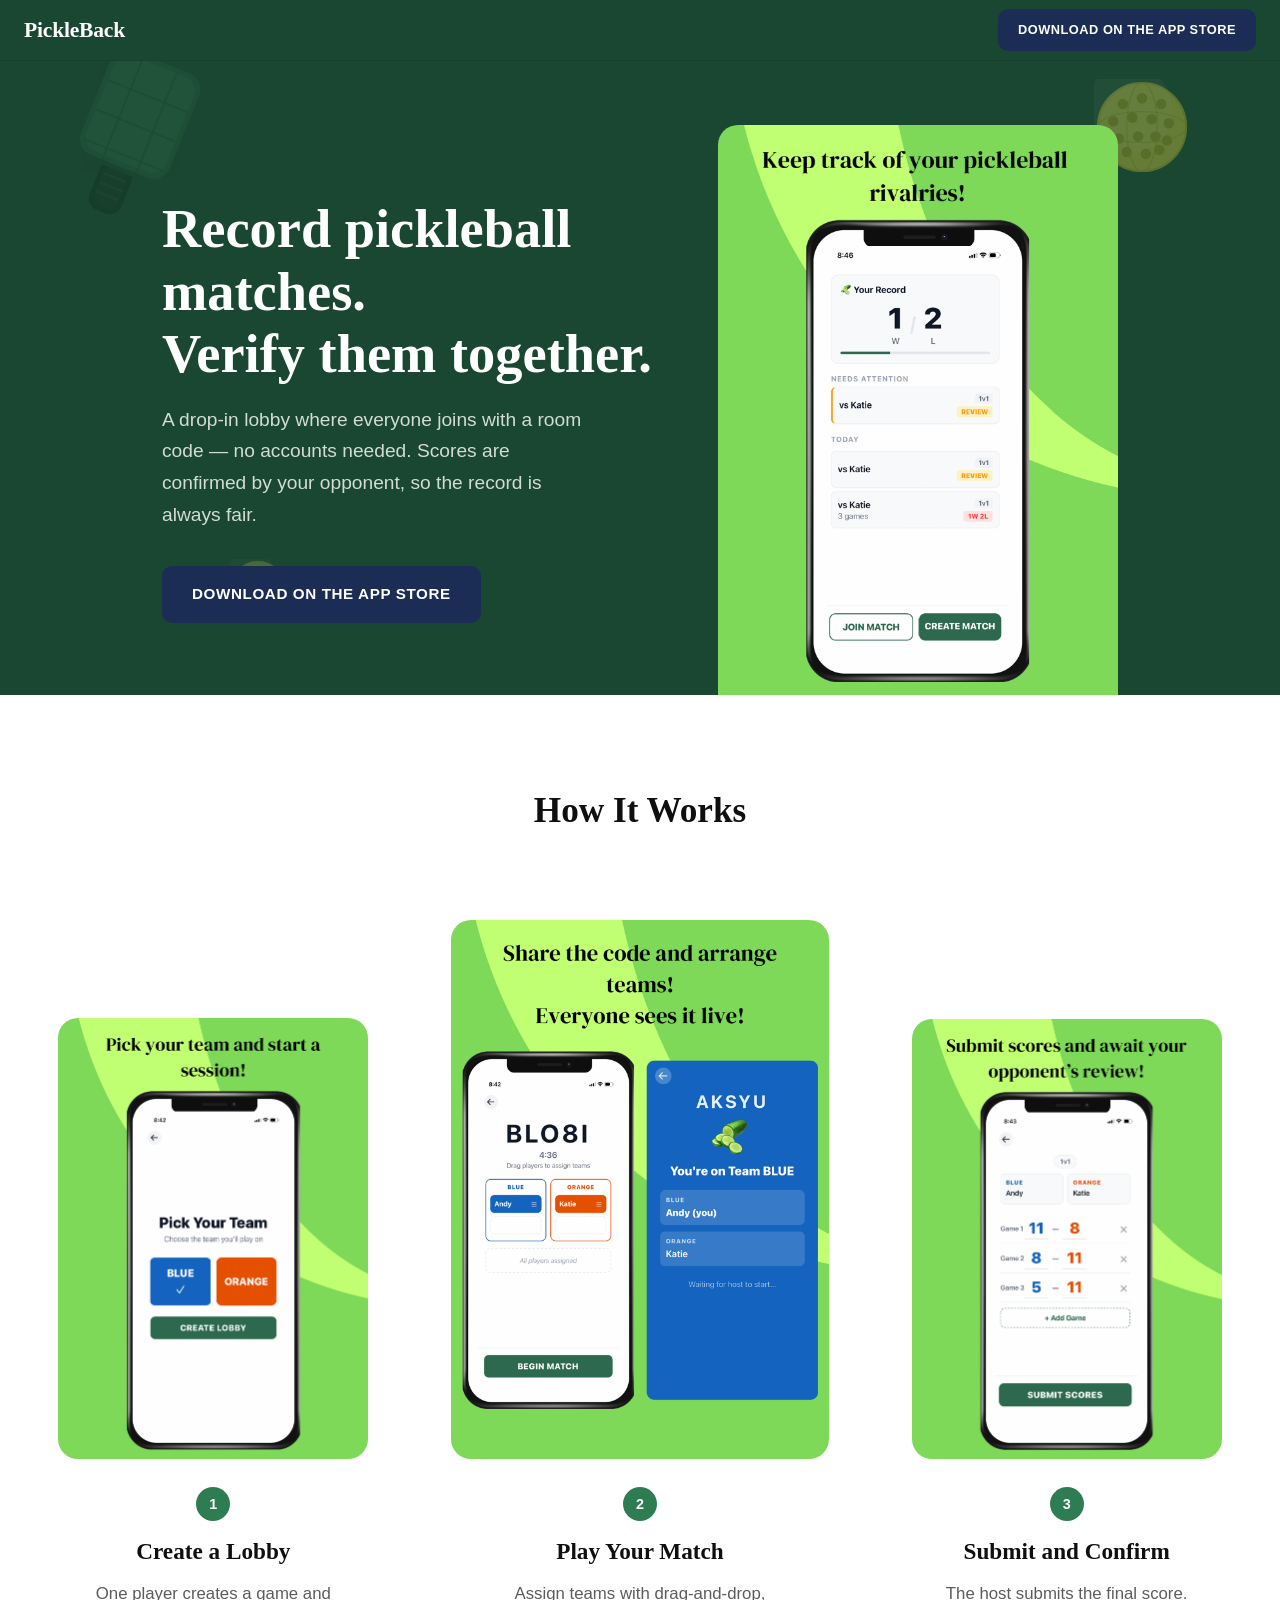
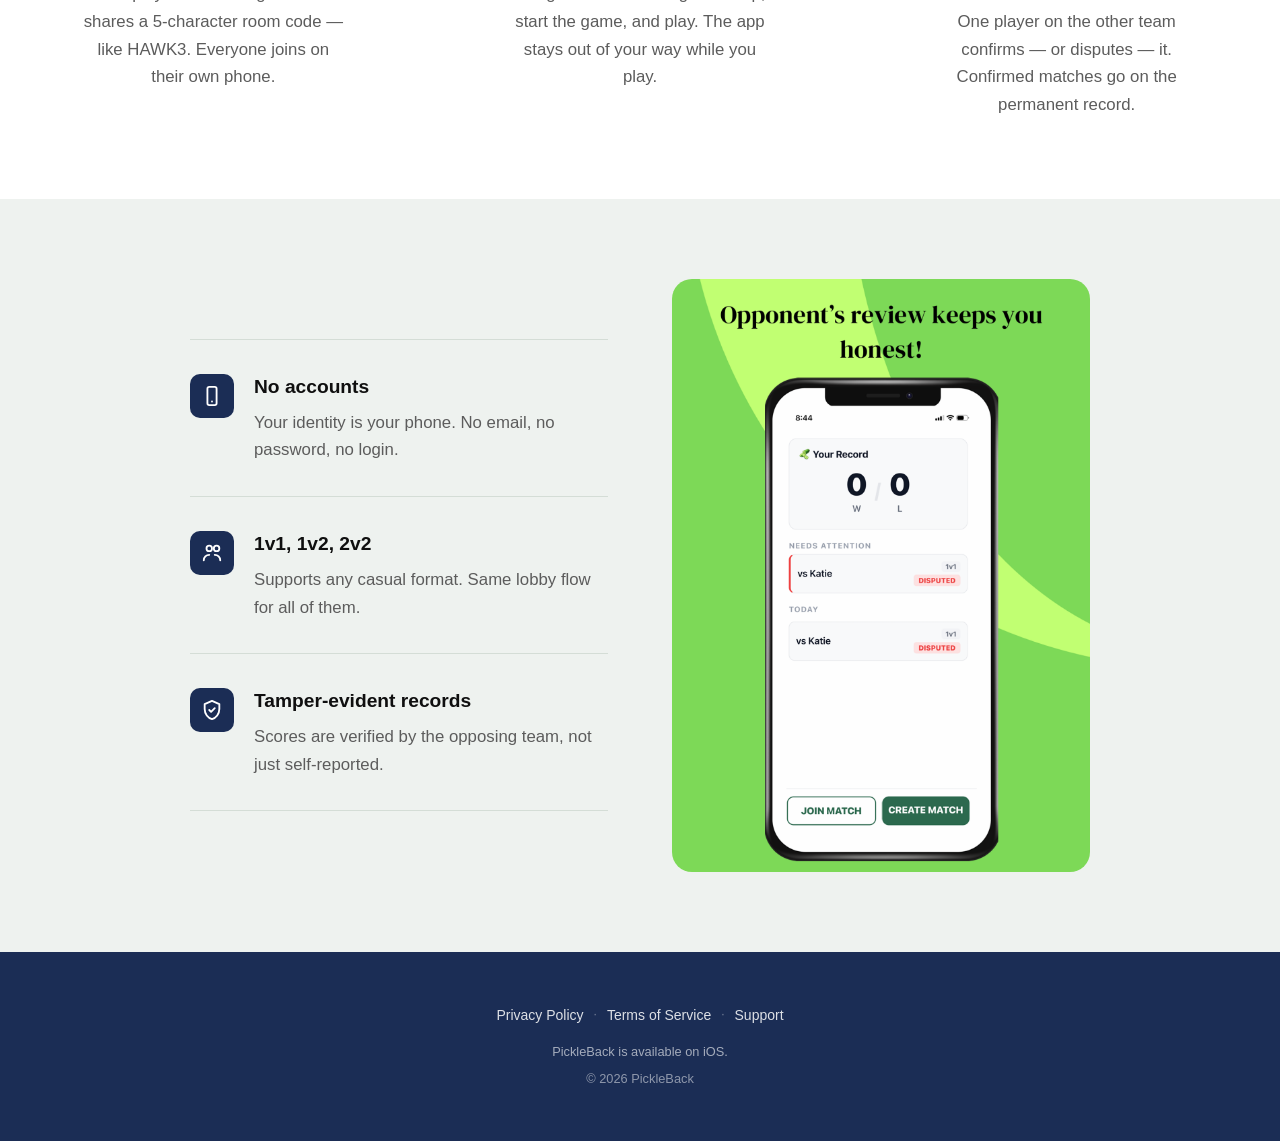
<file: index.html>
<!DOCTYPE html>
<html lang="en">
<head>
  <meta charset="UTF-8">
  <meta name="viewport" content="width=device-width, initial-scale=1.0">
  <title>PickleBack — Record and verify pickleball matches</title>
  <meta name="description" content="PickleBack — record and verify casual pickleball match results with your phone. No account required.">
  <meta property="og:title" content="PickleBack">
  <meta property="og:description" content="Record pickleball matches. Verify them together.">
  <meta property="og:image" content="/og-image.png">
  <meta property="og:url" content="https://getpickleback.com">
  <meta name="twitter:card" content="summary_large_image">
  <link rel="stylesheet" href="assets/styles.css">
</head>
<body>

  <!-- Nav -->
  <nav class="nav">
    <div class="nav-inner">
      <a href="./" class="nav-logo">PickleBack</a>
      <a href="https://apps.apple.com/us/app/pickleback/id6776888044" class="btn btn-dark btn-sm">Download on the App Store</a>
    </div>
  </nav>

  <!-- Hero -->
  <section class="hero">

    <!-- Decorative pickleballs and paddle -->
    <div class="hero-decorations" aria-hidden="true">

      <!-- Paddle (top-left, tilted) -->
      <svg class="deco deco-paddle" viewBox="0 0 90 140" xmlns="http://www.w3.org/2000/svg">
        <!-- Handle -->
        <rect x="31" y="96" width="28" height="42" rx="10" fill="#0a2416"/>
        <rect x="35" y="100" width="20" height="34" rx="7" fill="#122d1c"/>
        <!-- Grip wrapping lines -->
        <line x1="35" y1="108" x2="55" y2="108" stroke="#1a4030" stroke-width="2"/>
        <line x1="35" y1="116" x2="55" y2="116" stroke="#1a4030" stroke-width="2"/>
        <line x1="35" y1="124" x2="55" y2="124" stroke="#1a4030" stroke-width="2"/>
        <!-- Paddle head -->
        <rect x="4" y="4" width="82" height="96" rx="16" fill="#2a6644"/>
        <!-- Surface highlight -->
        <rect x="10" y="10" width="70" height="84" rx="12" fill="#3a8058" opacity="0.5"/>
        <!-- Edge guard -->
        <rect x="4" y="4" width="82" height="96" rx="16" fill="none" stroke="#1a4731" stroke-width="4"/>
        <!-- Honeycomb grid -->
        <line x1="30" y1="10" x2="30" y2="100" stroke="#1a4731" stroke-width="1.5" opacity="0.5"/>
        <line x1="60" y1="10" x2="60" y2="100" stroke="#1a4731" stroke-width="1.5" opacity="0.5"/>
        <line x1="10" y1="36" x2="80" y2="36" stroke="#1a4731" stroke-width="1.5" opacity="0.5"/>
        <line x1="10" y1="62" x2="80" y2="62" stroke="#1a4731" stroke-width="1.5" opacity="0.5"/>
        <line x1="10" y1="88" x2="80" y2="88" stroke="#1a4731" stroke-width="1.5" opacity="0.5"/>
      </svg>

      <!-- Ball 1 (large, top-right) -->
      <svg class="deco deco-ball-lg" viewBox="0 0 100 100" xmlns="http://www.w3.org/2000/svg">
        <circle cx="50" cy="50" r="46" fill="#F0E040" stroke="#D4C428" stroke-width="2"/>
        <circle cx="36" cy="32" r="46" fill="white" opacity="0.1"/>
        <!-- Holes -->
        <circle cx="30" cy="26" r="5.5" fill="#C8B820"/>
        <circle cx="50" cy="20" r="5.5" fill="#C8B820"/>
        <circle cx="70" cy="26" r="5.5" fill="#C8B820"/>
        <circle cx="20" cy="44" r="5.5" fill="#C8B820"/>
        <circle cx="40" cy="40" r="5.5" fill="#C8B820"/>
        <circle cx="60" cy="42" r="5.5" fill="#C8B820"/>
        <circle cx="78" cy="46" r="5.5" fill="#C8B820"/>
        <circle cx="26" cy="62" r="5.5" fill="#C8B820"/>
        <circle cx="46" cy="60" r="5.5" fill="#C8B820"/>
        <circle cx="64" cy="60" r="5.5" fill="#C8B820"/>
        <circle cx="76" cy="64" r="5.5" fill="#C8B820"/>
        <circle cx="34" cy="76" r="5.5" fill="#C8B820"/>
        <circle cx="54" cy="78" r="5.5" fill="#C8B820"/>
        <circle cx="68" cy="74" r="5.5" fill="#C8B820"/>
        <!-- Seams -->
        <ellipse cx="50" cy="50" rx="46" ry="16" fill="none" stroke="#C8B820" stroke-width="1.5" opacity="0.5"/>
        <ellipse cx="50" cy="50" rx="16" ry="46" fill="none" stroke="#C8B820" stroke-width="1.5" opacity="0.5"/>
      </svg>

      <!-- Ball 2 (small, bottom-left) -->
      <svg class="deco deco-ball-sm" viewBox="0 0 100 100" xmlns="http://www.w3.org/2000/svg">
        <circle cx="50" cy="50" r="46" fill="#F0E040" stroke="#D4C428" stroke-width="2"/>
        <circle cx="36" cy="32" r="46" fill="white" opacity="0.1"/>
        <circle cx="30" cy="26" r="5.5" fill="#C8B820"/>
        <circle cx="50" cy="20" r="5.5" fill="#C8B820"/>
        <circle cx="70" cy="26" r="5.5" fill="#C8B820"/>
        <circle cx="20" cy="44" r="5.5" fill="#C8B820"/>
        <circle cx="40" cy="40" r="5.5" fill="#C8B820"/>
        <circle cx="60" cy="42" r="5.5" fill="#C8B820"/>
        <circle cx="78" cy="46" r="5.5" fill="#C8B820"/>
        <circle cx="26" cy="62" r="5.5" fill="#C8B820"/>
        <circle cx="46" cy="60" r="5.5" fill="#C8B820"/>
        <circle cx="64" cy="60" r="5.5" fill="#C8B820"/>
        <circle cx="34" cy="76" r="5.5" fill="#C8B820"/>
        <circle cx="54" cy="78" r="5.5" fill="#C8B820"/>
        <ellipse cx="50" cy="50" rx="46" ry="16" fill="none" stroke="#C8B820" stroke-width="1.5" opacity="0.5"/>
        <ellipse cx="50" cy="50" rx="16" ry="46" fill="none" stroke="#C8B820" stroke-width="1.5" opacity="0.5"/>
      </svg>

    </div>

    <div class="hero-content">
      <h1>Record pickleball matches.<br>Verify them together.</h1>
      <p class="sub-tagline">A drop-in lobby where everyone joins with a room code — no accounts needed. Scores are confirmed by your opponent, so the record is always fair.</p>
      <a href="https://apps.apple.com/us/app/pickleback/id6776888044" class="btn btn-dark">Download on the App Store</a>
    </div>
    <div class="hero-screenshot">
      <img src="pickleback-ss/intro.png" alt="PickleBack showing your match record and recent games" width="260">
    </div>
  </section>

  <!-- How It Works -->
  <section class="how-it-works">
    <div class="container">
      <h2 class="section-title">How It Works</h2>
      <div class="steps">

        <div class="step">
          <div class="step-screenshot-wrap">
            <img src="pickleback-ss/team-selection.png" alt="App screen showing lobby with room code BLO8I and team drag-and-drop">
          </div>
          <span class="step-number">1</span>
          <h3>Create a Lobby</h3>
          <p>One player creates a game and shares a 5-character room code — like HAWK3. Everyone joins on their own phone.</p>
        </div>

        <div class="step">
          <div class="step-screenshot-wrap">
            <img src="pickleback-ss/lobby.png" alt="Host and player views showing team assignment" class="wide">
          </div>
          <span class="step-number">2</span>
          <h3>Play Your Match</h3>
          <p>Assign teams with drag-and-drop, start the game, and play. The app stays out of your way while you play.</p>
        </div>

        <div class="step">
          <div class="step-screenshot-wrap">
            <img src="pickleback-ss/game-submit.png" alt="Score submission screen showing game results">
          </div>
          <span class="step-number">3</span>
          <h3>Submit and Confirm</h3>
          <p>The host submits the final score. One player on the other team confirms — or disputes — it. Confirmed matches go on the permanent record.</p>
        </div>

      </div>
    </div>
  </section>

  <!-- Feature Highlights -->
  <section class="features">
    <div class="container">
      <div class="features-grid">

        <div class="feature-items">

          <div class="feature">
            <div class="feature-icon">
              <svg width="22" height="22" viewBox="0 0 24 24" fill="none" xmlns="http://www.w3.org/2000/svg">
                <rect x="7" y="2" width="10" height="20" rx="2" stroke="#ffffff" stroke-width="2"/>
                <circle cx="12" cy="18" r="1" fill="#ffffff"/>
              </svg>
            </div>
            <div class="feature-text">
              <h4>No accounts</h4>
              <p>Your identity is your phone. No email, no password, no login.</p>
            </div>
          </div>

          <div class="feature">
            <div class="feature-icon">
              <svg width="22" height="22" viewBox="0 0 24 24" fill="none" xmlns="http://www.w3.org/2000/svg">
                <circle cx="9" cy="7" r="3" stroke="#ffffff" stroke-width="2"/>
                <path d="M3 20c0-3.314 2.686-6 6-6" stroke="#ffffff" stroke-width="2" stroke-linecap="round"/>
                <circle cx="17" cy="7" r="3" stroke="#ffffff" stroke-width="2"/>
                <path d="M21 20c0-3.314-2.686-6-6-6" stroke="#ffffff" stroke-width="2" stroke-linecap="round"/>
              </svg>
            </div>
            <div class="feature-text">
              <h4>1v1, 1v2, 2v2</h4>
              <p>Supports any casual format. Same lobby flow for all of them.</p>
            </div>
          </div>

          <div class="feature">
            <div class="feature-icon">
              <svg width="22" height="22" viewBox="0 0 24 24" fill="none" xmlns="http://www.w3.org/2000/svg">
                <path d="M12 2L4 5.5V11c0 5.25 3.5 9.74 8 11 4.5-1.26 8-5.75 8-11V5.5L12 2z" stroke="#ffffff" stroke-width="2" stroke-linejoin="round"/>
                <path d="M9 12l2 2 4-4" stroke="#ffffff" stroke-width="2" stroke-linecap="round" stroke-linejoin="round"/>
              </svg>
            </div>
            <div class="feature-text">
              <h4>Tamper-evident records</h4>
              <p>Scores are verified by the opposing team, not just self-reported.</p>
            </div>
          </div>

        </div>

        <div class="features-image">
          <img src="pickleback-ss/dispute.png" alt="Match history showing a disputed result">
        </div>

      </div>
    </div>
  </section>

  <!-- Footer -->
  <footer class="footer">
    <nav class="footer-links">
      <a href="privacy/index.html">Privacy Policy</a>
      <span class="dot">·</span>
      <a href="terms/index.html">Terms of Service</a>
      <span class="dot">·</span>
      <a href="support/index.html">Support</a>
    </nav>
    <p class="footer-note">PickleBack is available on iOS.</p>
    <p class="footer-copyright">© 2026 PickleBack</p>
  </footer>

</body>
</html>
</file>
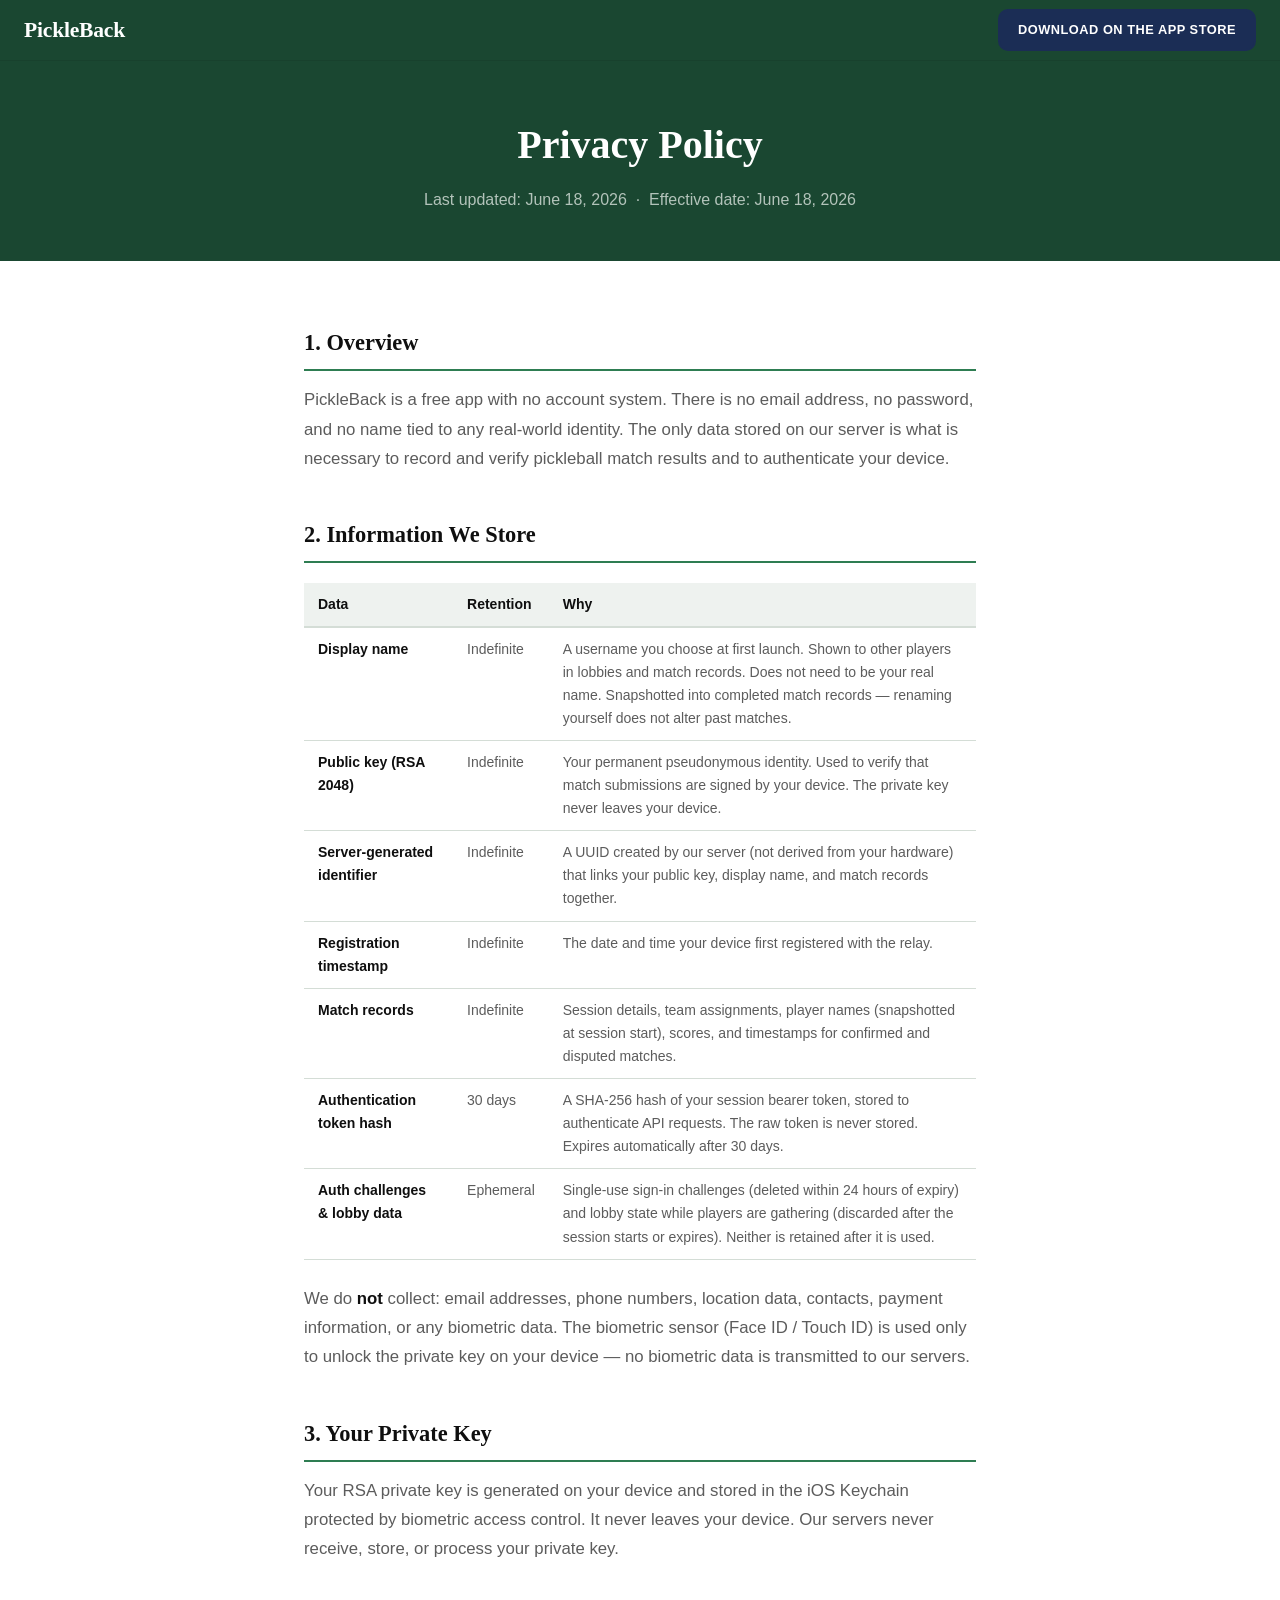
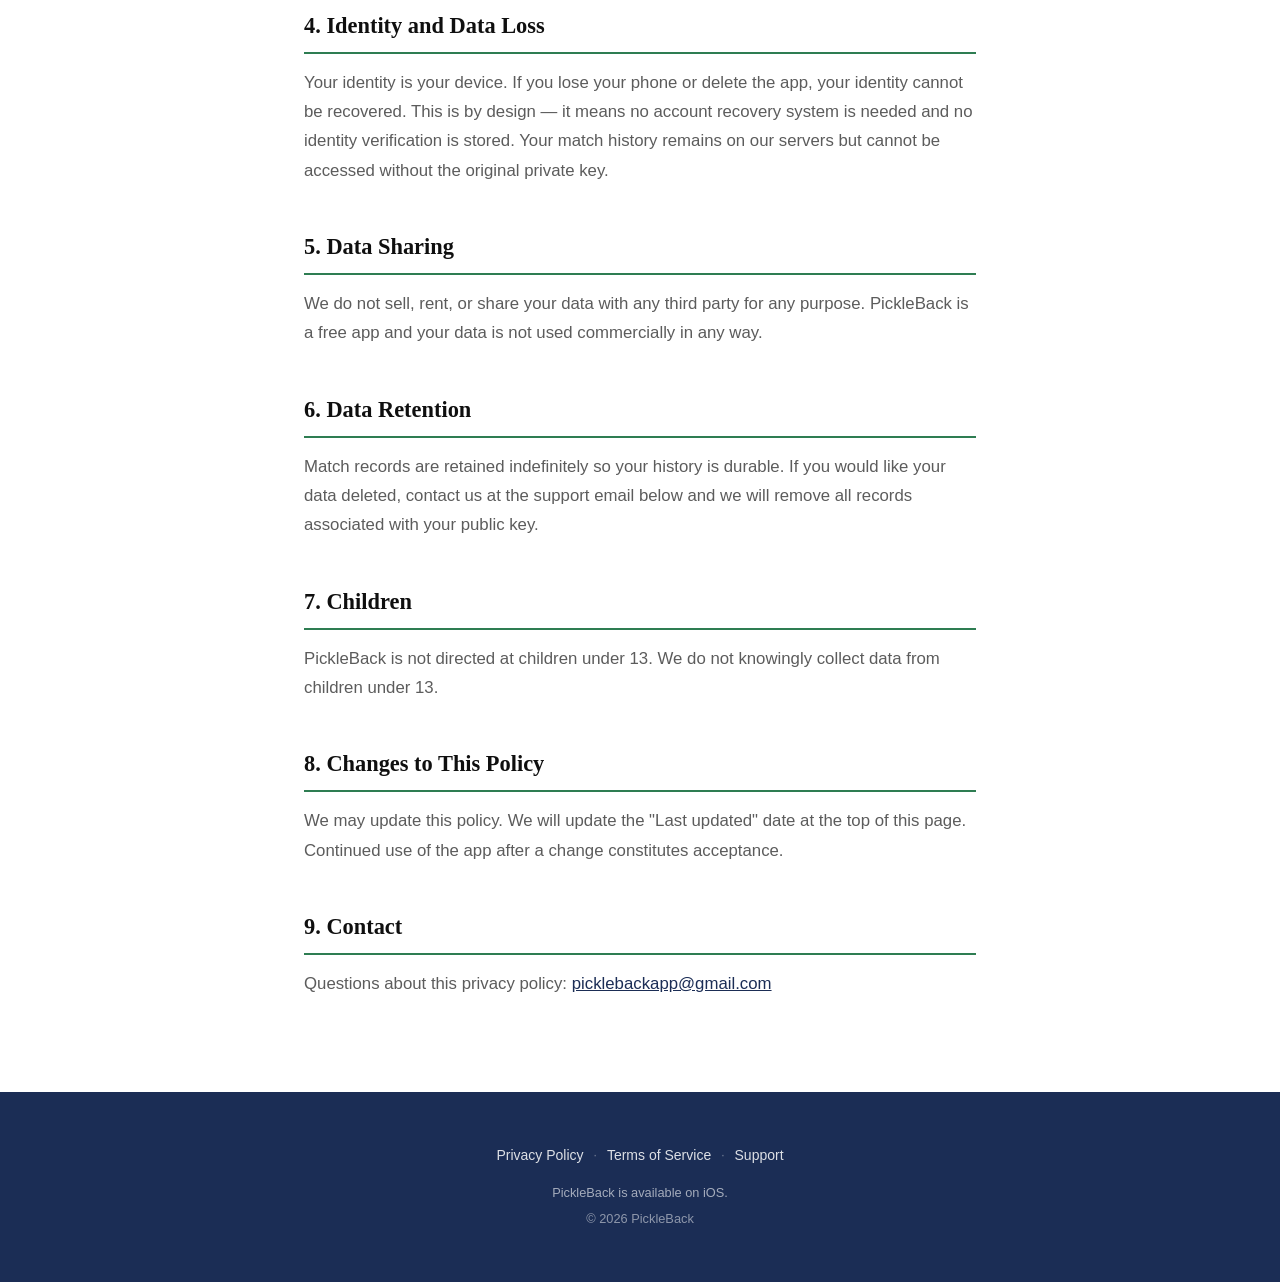
<file: privacy/index.html>
<!DOCTYPE html>
<html lang="en">
<head>
  <meta charset="UTF-8">
  <meta name="viewport" content="width=device-width, initial-scale=1.0">
  <title>Privacy Policy — PickleBack</title>
  <meta name="description" content="PickleBack — record and verify casual pickleball match results with your phone. No account required.">
  <meta property="og:title" content="PickleBack">
  <meta property="og:description" content="Record pickleball matches. Verify them together.">
  <meta property="og:image" content="/og-image.png">
  <meta property="og:url" content="https://getpickleback.com">
  <meta name="twitter:card" content="summary_large_image">
  <link rel="stylesheet" href="../assets/styles.css">
</head>
<body>

  <!-- Nav -->
  <nav class="nav">
    <div class="nav-inner">
      <a href="../index.html" class="nav-logo">PickleBack</a>
      <a href="https://apps.apple.com/us/app/pickleback/id6776888044" class="btn btn-dark btn-sm">Download on the App Store</a>
    </div>
  </nav>

  <!-- Page Header -->
  <header class="page-header">
    <h1>Privacy Policy</h1>
    <p class="meta">Last updated: June 18, 2026 &nbsp;·&nbsp; Effective date: June 18, 2026</p>
  </header>

  <!-- Body -->
  <div class="legal-body">

    <h2>1. Overview</h2>
    <p>PickleBack is a free app with no account system. There is no email address, no password, and no name tied to any real-world identity. The only data stored on our server is what is necessary to record and verify pickleball match results and to authenticate your device.</p>

    <h2>2. Information We Store</h2>
    <table>
      <thead>
        <tr>
          <th>Data</th>
          <th>Retention</th>
          <th>Why</th>
        </tr>
      </thead>
      <tbody>
        <tr>
          <td><strong>Display name</strong></td>
          <td>Indefinite</td>
          <td>A username you choose at first launch. Shown to other players in lobbies and match records. Does not need to be your real name. Snapshotted into completed match records — renaming yourself does not alter past matches.</td>
        </tr>
        <tr>
          <td><strong>Public key (RSA 2048)</strong></td>
          <td>Indefinite</td>
          <td>Your permanent pseudonymous identity. Used to verify that match submissions are signed by your device. The private key never leaves your device.</td>
        </tr>
        <tr>
          <td><strong>Server-generated identifier</strong></td>
          <td>Indefinite</td>
          <td>A UUID created by our server (not derived from your hardware) that links your public key, display name, and match records together.</td>
        </tr>
        <tr>
          <td><strong>Registration timestamp</strong></td>
          <td>Indefinite</td>
          <td>The date and time your device first registered with the relay.</td>
        </tr>
        <tr>
          <td><strong>Match records</strong></td>
          <td>Indefinite</td>
          <td>Session details, team assignments, player names (snapshotted at session start), scores, and timestamps for confirmed and disputed matches.</td>
        </tr>
        <tr>
          <td><strong>Authentication token hash</strong></td>
          <td>30 days</td>
          <td>A SHA-256 hash of your session bearer token, stored to authenticate API requests. The raw token is never stored. Expires automatically after 30 days.</td>
        </tr>
        <tr>
          <td><strong>Auth challenges &amp; lobby data</strong></td>
          <td>Ephemeral</td>
          <td>Single-use sign-in challenges (deleted within 24 hours of expiry) and lobby state while players are gathering (discarded after the session starts or expires). Neither is retained after it is used.</td>
        </tr>
      </tbody>
    </table>
    <p>We do <strong>not</strong> collect: email addresses, phone numbers, location data, contacts, payment information, or any biometric data. The biometric sensor (Face ID / Touch ID) is used only to unlock the private key on your device — no biometric data is transmitted to our servers.</p>

    <h2>3. Your Private Key</h2>
    <p>Your RSA private key is generated on your device and stored in the iOS Keychain protected by biometric access control. It never leaves your device. Our servers never receive, store, or process your private key.</p>

    <h2>4. Identity and Data Loss</h2>
    <p>Your identity is your device. If you lose your phone or delete the app, your identity cannot be recovered. This is by design — it means no account recovery system is needed and no identity verification is stored. Your match history remains on our servers but cannot be accessed without the original private key.</p>

    <h2>5. Data Sharing</h2>
    <p>We do not sell, rent, or share your data with any third party for any purpose. PickleBack is a free app and your data is not used commercially in any way.</p>

    <h2>6. Data Retention</h2>
    <p>Match records are retained indefinitely so your history is durable. If you would like your data deleted, contact us at the support email below and we will remove all records associated with your public key.</p>

    <h2>7. Children</h2>
    <p>PickleBack is not directed at children under 13. We do not knowingly collect data from children under 13.</p>

    <h2>8. Changes to This Policy</h2>
    <p>We may update this policy. We will update the "Last updated" date at the top of this page. Continued use of the app after a change constitutes acceptance.</p>

    <h2>9. Contact</h2>
    <p>Questions about this privacy policy: <a href="mailto:picklebackapp@gmail.com">picklebackapp@gmail.com</a></p>

  </div>

  <!-- Footer -->
  <footer class="footer">
    <nav class="footer-links">
      <a href="../privacy/index.html">Privacy Policy</a>
      <span class="dot">·</span>
      <a href="../terms/index.html">Terms of Service</a>
      <span class="dot">·</span>
      <a href="../support/index.html">Support</a>
    </nav>
    <p class="footer-note">PickleBack is available on iOS.</p>
    <p class="footer-copyright">© 2026 PickleBack</p>
  </footer>

</body>
</html>
</file>
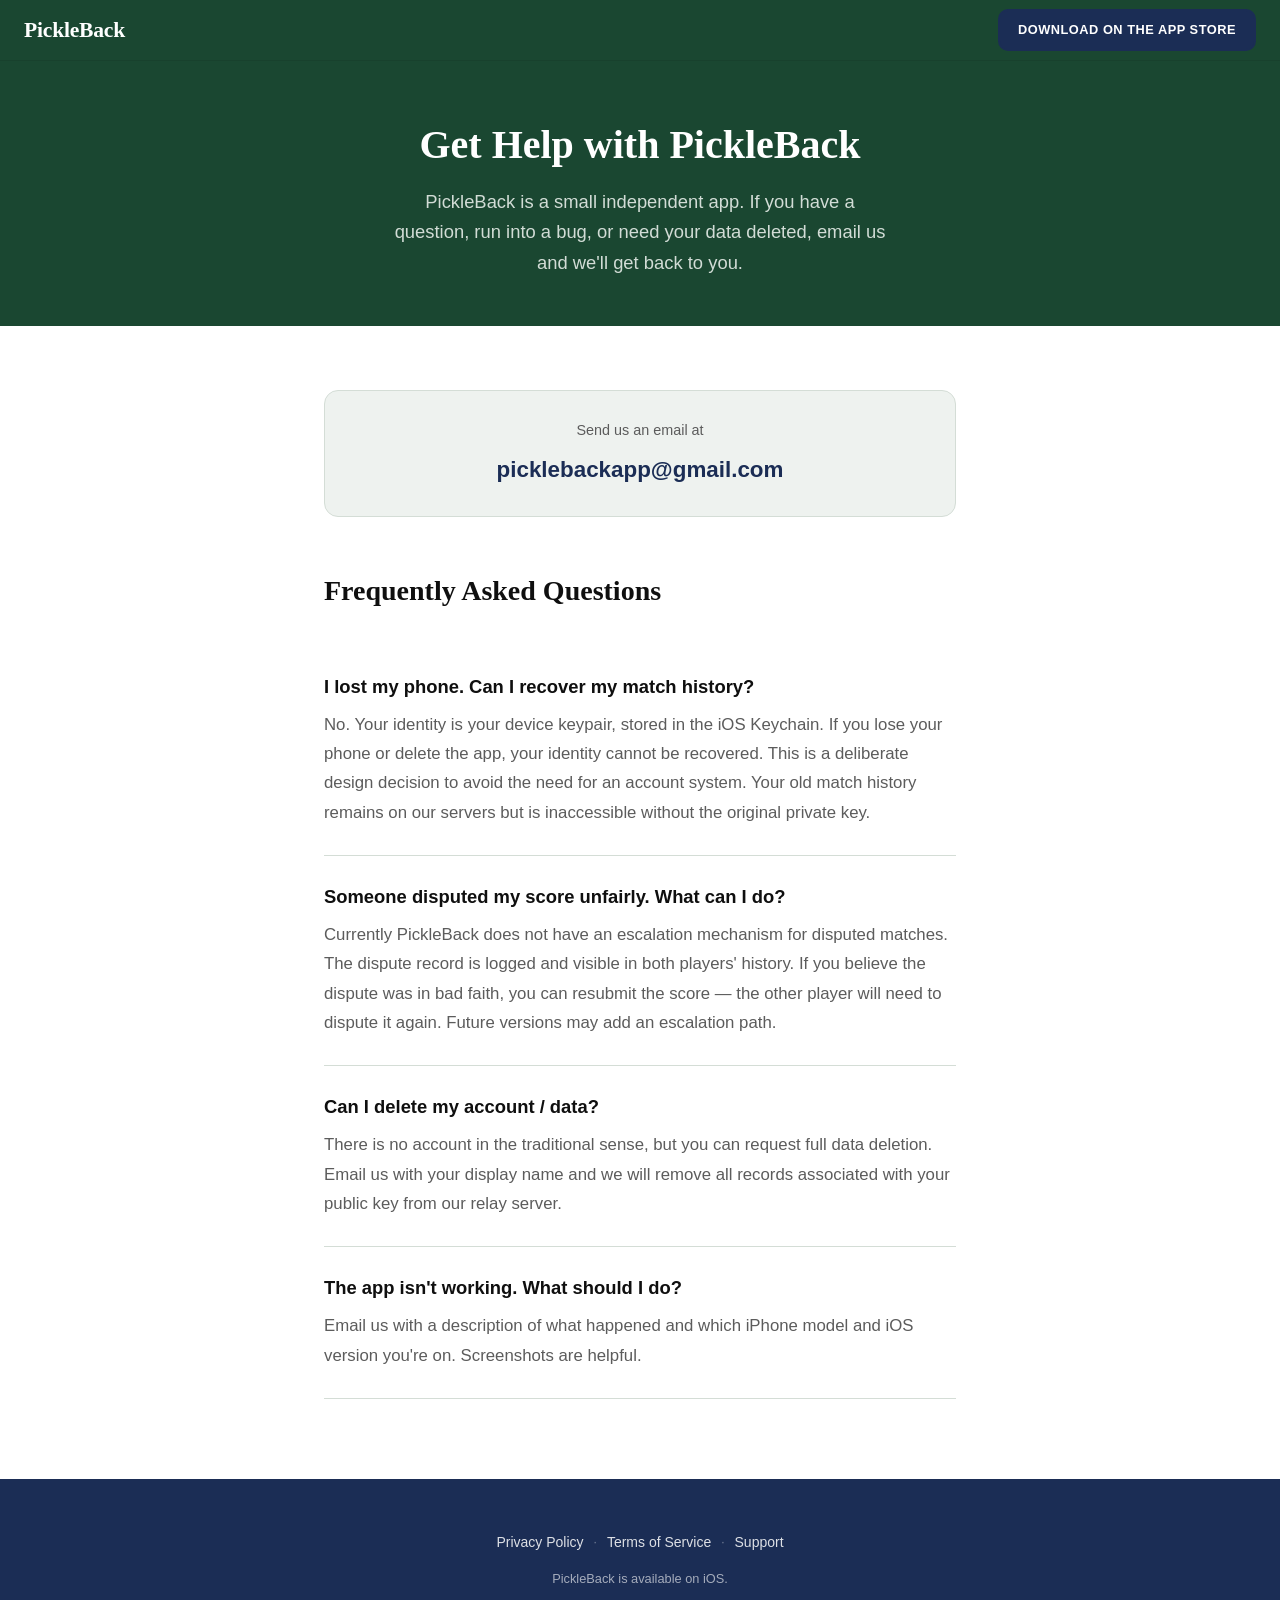
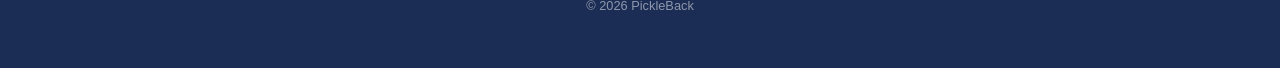
<file: support/index.html>
<!DOCTYPE html>
<html lang="en">
<head>
  <meta charset="UTF-8">
  <meta name="viewport" content="width=device-width, initial-scale=1.0">
  <title>Support — PickleBack</title>
  <meta name="description" content="PickleBack — record and verify casual pickleball match results with your phone. No account required.">
  <meta property="og:title" content="PickleBack">
  <meta property="og:description" content="Record pickleball matches. Verify them together.">
  <meta property="og:image" content="/og-image.png">
  <meta property="og:url" content="https://getpickleback.com">
  <meta name="twitter:card" content="summary_large_image">
  <link rel="stylesheet" href="../assets/styles.css">
</head>
<body>

  <!-- Nav -->
  <nav class="nav">
    <div class="nav-inner">
      <a href="../index.html" class="nav-logo">PickleBack</a>
      <a href="https://apps.apple.com/us/app/pickleback/id6776888044" class="btn btn-dark btn-sm">Download on the App Store</a>
    </div>
  </nav>

  <!-- Page Header -->
  <header class="page-header">
    <h1>Get Help with PickleBack</h1>
    <p>PickleBack is a small independent app. If you have a question, run into a bug, or need your data deleted, email us and we'll get back to you.</p>
  </header>

  <!-- Body -->
  <div class="support-body">

    <!-- Email card -->
    <div class="support-email-card">
      <p>Send us an email at</p>
      <a href="mailto:picklebackapp@gmail.com">picklebackapp@gmail.com</a>
    </div>

    <!-- FAQ -->
    <h2 class="faq-heading">Frequently Asked Questions</h2>

    <div class="faq-item">
      <h3>I lost my phone. Can I recover my match history?</h3>
      <p>No. Your identity is your device keypair, stored in the iOS Keychain. If you lose your phone or delete the app, your identity cannot be recovered. This is a deliberate design decision to avoid the need for an account system. Your old match history remains on our servers but is inaccessible without the original private key.</p>
    </div>

    <div class="faq-item">
      <h3>Someone disputed my score unfairly. What can I do?</h3>
      <p>Currently PickleBack does not have an escalation mechanism for disputed matches. The dispute record is logged and visible in both players' history. If you believe the dispute was in bad faith, you can resubmit the score — the other player will need to dispute it again. Future versions may add an escalation path.</p>
    </div>

    <div class="faq-item">
      <h3>Can I delete my account / data?</h3>
      <p>There is no account in the traditional sense, but you can request full data deletion. Email us with your display name and we will remove all records associated with your public key from our relay server.</p>
    </div>

    <div class="faq-item">
      <h3>The app isn't working. What should I do?</h3>
      <p>Email us with a description of what happened and which iPhone model and iOS version you're on. Screenshots are helpful.</p>
    </div>

  </div>

  <!-- Footer -->
  <footer class="footer">
    <nav class="footer-links">
      <a href="../privacy/index.html">Privacy Policy</a>
      <span class="dot">·</span>
      <a href="../terms/index.html">Terms of Service</a>
      <span class="dot">·</span>
      <a href="../support/index.html">Support</a>
    </nav>
    <p class="footer-note">PickleBack is available on iOS.</p>
    <p class="footer-copyright">© 2026 PickleBack</p>
  </footer>

</body>
</html>
</file>
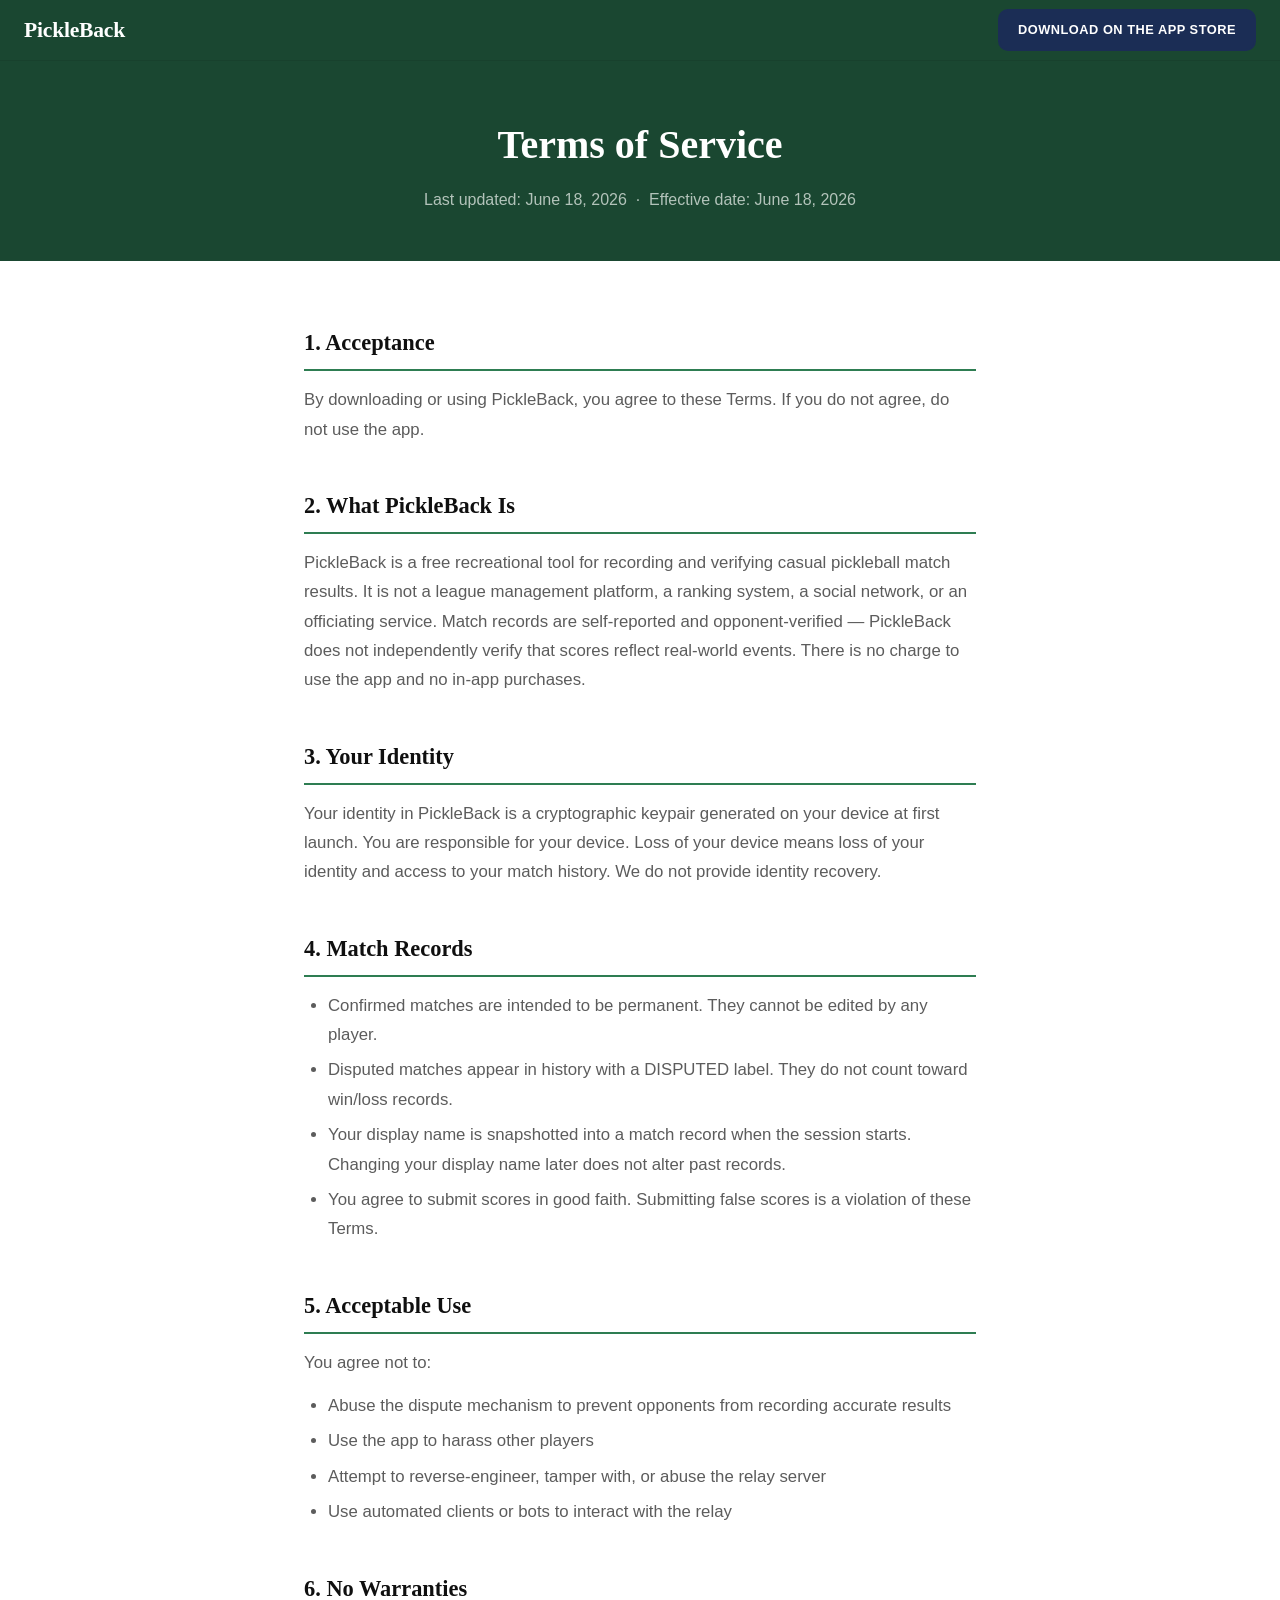
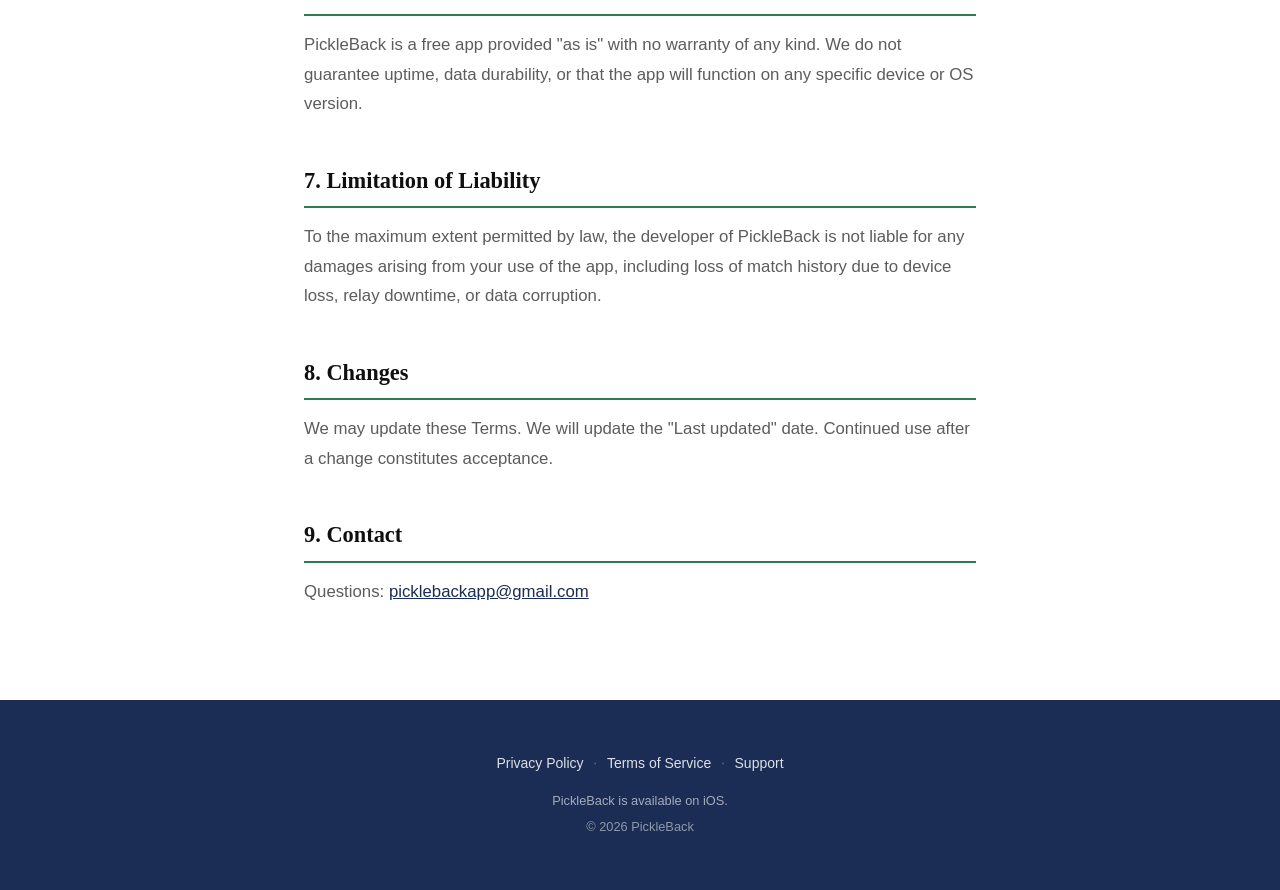
<file: terms/index.html>
<!DOCTYPE html>
<html lang="en">
<head>
  <meta charset="UTF-8">
  <meta name="viewport" content="width=device-width, initial-scale=1.0">
  <title>Terms of Service — PickleBack</title>
  <meta name="description" content="PickleBack — record and verify casual pickleball match results with your phone. No account required.">
  <meta property="og:title" content="PickleBack">
  <meta property="og:description" content="Record pickleball matches. Verify them together.">
  <meta property="og:image" content="/og-image.png">
  <meta property="og:url" content="https://getpickleback.com">
  <meta name="twitter:card" content="summary_large_image">
  <link rel="stylesheet" href="../assets/styles.css">
</head>
<body>

  <!-- Nav -->
  <nav class="nav">
    <div class="nav-inner">
      <a href="../index.html" class="nav-logo">PickleBack</a>
      <a href="https://apps.apple.com/us/app/pickleback/id6776888044" class="btn btn-dark btn-sm">Download on the App Store</a>
    </div>
  </nav>

  <!-- Page Header -->
  <header class="page-header">
    <h1>Terms of Service</h1>
    <p class="meta">Last updated: June 18, 2026 &nbsp;·&nbsp; Effective date: June 18, 2026</p>
  </header>

  <!-- Body -->
  <div class="legal-body">

    <h2>1. Acceptance</h2>
    <p>By downloading or using PickleBack, you agree to these Terms. If you do not agree, do not use the app.</p>

    <h2>2. What PickleBack Is</h2>
    <p>PickleBack is a free recreational tool for recording and verifying casual pickleball match results. It is not a league management platform, a ranking system, a social network, or an officiating service. Match records are self-reported and opponent-verified — PickleBack does not independently verify that scores reflect real-world events. There is no charge to use the app and no in-app purchases.</p>

    <h2>3. Your Identity</h2>
    <p>Your identity in PickleBack is a cryptographic keypair generated on your device at first launch. You are responsible for your device. Loss of your device means loss of your identity and access to your match history. We do not provide identity recovery.</p>

    <h2>4. Match Records</h2>
    <ul>
      <li>Confirmed matches are intended to be permanent. They cannot be edited by any player.</li>
      <li>Disputed matches appear in history with a DISPUTED label. They do not count toward win/loss records.</li>
      <li>Your display name is snapshotted into a match record when the session starts. Changing your display name later does not alter past records.</li>
      <li>You agree to submit scores in good faith. Submitting false scores is a violation of these Terms.</li>
    </ul>

    <h2>5. Acceptable Use</h2>
    <p>You agree not to:</p>
    <ul>
      <li>Abuse the dispute mechanism to prevent opponents from recording accurate results</li>
      <li>Use the app to harass other players</li>
      <li>Attempt to reverse-engineer, tamper with, or abuse the relay server</li>
      <li>Use automated clients or bots to interact with the relay</li>
    </ul>

    <h2>6. No Warranties</h2>
    <p>PickleBack is a free app provided "as is" with no warranty of any kind. We do not guarantee uptime, data durability, or that the app will function on any specific device or OS version.</p>

    <h2>7. Limitation of Liability</h2>
    <p>To the maximum extent permitted by law, the developer of PickleBack is not liable for any damages arising from your use of the app, including loss of match history due to device loss, relay downtime, or data corruption.</p>

    <h2>8. Changes</h2>
    <p>We may update these Terms. We will update the "Last updated" date. Continued use after a change constitutes acceptance.</p>

    <h2>9. Contact</h2>
    <p>Questions: <a href="mailto:picklebackapp@gmail.com">picklebackapp@gmail.com</a></p>

  </div>

  <!-- Footer -->
  <footer class="footer">
    <nav class="footer-links">
      <a href="../privacy/index.html">Privacy Policy</a>
      <span class="dot">·</span>
      <a href="../terms/index.html">Terms of Service</a>
      <span class="dot">·</span>
      <a href="../support/index.html">Support</a>
    </nav>
    <p class="footer-note">PickleBack is available on iOS.</p>
    <p class="footer-copyright">© 2026 PickleBack</p>
  </footer>

</body>
</html>
</file>
<file: assets/styles.css>
/* ===== Reset & Base ===== */
*, *::before, *::after {
  box-sizing: border-box;
  margin: 0;
  padding: 0;
}

:root {
  --green: #1A4731;        /* dark forest green — nav, hero, page-header */
  --green-accent: #2E7D52; /* medium green — step numbers, rule underlines */
  --navy: #1B2D55;         /* deep navy — buttons, footer, feature icons */
  --navy-hover: #243870;
  --white: #ffffff;
  --off-white: #EEF2EF;
  --text: #0f0f0f;
  --text-on-dark: #E6EDE8;
  --text-muted: #5c5c5c;
  --border: #D4DDD6;
  --radius: 14px;
  --max-w: 1280px;
}

html { scroll-behavior: smooth; }

body {
  font-family: -apple-system, BlinkMacSystemFont, 'Segoe UI', Roboto, Helvetica, Arial, sans-serif;
  color: var(--text);
  background: var(--white);
  line-height: 1.6;
  -webkit-font-smoothing: antialiased;
}

/* ===== Utility ===== */
.container {
  max-width: var(--max-w);
  margin: 0 auto;
  padding: 0 24px;
}

/* ===== Buttons ===== */
.btn {
  display: inline-block;
  padding: 14px 28px;
  border-radius: 10px;
  font-weight: 700;
  font-size: 0.95rem;
  text-decoration: none;
  letter-spacing: 0.04em;
  text-transform: uppercase;
  transition: opacity 0.15s, transform 0.1s;
  cursor: pointer;
}
.btn:hover { opacity: 0.88; transform: translateY(-1px); }
.btn-dark {
  background: var(--navy);
  color: var(--white);
  border: 2px solid var(--navy);
}
.btn-dark:hover { background: var(--navy-hover); border-color: var(--navy-hover); opacity: 1; }
.btn-outline {
  background: transparent;
  color: var(--navy);
  border: 2px solid var(--navy);
}
.btn-sm {
  padding: 9px 18px;
  font-size: 0.8rem;
}

/* ===== Nav ===== */
.nav {
  background: var(--green);
  position: sticky;
  top: 0;
  z-index: 100;
  border-bottom: 1px solid rgba(0,0,0,0.08);
}
.nav-inner {
  max-width: var(--max-w);
  margin: 0 auto;
  padding: 0 24px;
  height: 60px;
  display: flex;
  align-items: center;
  justify-content: space-between;
  gap: 16px;
}
.nav-logo {
  font-family: Georgia, 'Times New Roman', serif;
  font-weight: 700;
  font-size: 1.35rem;
  color: var(--white);
  letter-spacing: -0.01em;
  text-decoration: none;
}

/* ===== Hero ===== */
.hero {
  background: var(--green);
  padding: 64px 24px 0;
  display: flex;
  align-items: flex-end;
  justify-content: center;
  gap: 56px;
  overflow: hidden;
  position: relative;
}

/* Decorative equipment illustrations */
.hero-decorations {
  position: absolute;
  inset: 0;
  pointer-events: none;
  z-index: 0;
}
.deco { position: absolute; }
.deco-paddle {
  width: 110px;
  top: -12px;
  left: 6%;
  transform: rotate(22deg);
  opacity: 0.28;
}
.deco-ball-lg {
  width: 96px;
  top: 18px;
  right: 7%;
  opacity: 0.35;
}
.deco-ball-sm {
  width: 56px;
  bottom: 80px;
  left: 18%;
  opacity: 0.22;
}
.hero-content,
.hero-screenshot {
  position: relative;
  z-index: 1;
}
.hero-content {
  max-width: 500px;
  padding-bottom: 72px;
  flex-shrink: 0;
}
.hero h1 {
  font-family: Georgia, 'Times New Roman', serif;
  font-size: clamp(2.3rem, 5vw, 3.4rem);
  font-weight: 700;
  line-height: 1.15;
  margin-bottom: 18px;
  color: var(--white);
}
.hero .sub-tagline {
  font-size: 1.2rem;
  color: var(--text-on-dark);
  opacity: 0.9;
  margin-bottom: 36px;
  max-width: 420px;
  line-height: 1.65;
}
.hero-screenshot {
  flex-shrink: 0;
  align-self: flex-end;
}
.hero-screenshot img {
  display: block;
  width: 400px;
  height: auto;
  border-radius: 20px 20px 0 0;
}

/* ===== How It Works ===== */
.how-it-works {
  padding: 88px 0 80px;
  background: var(--white);
}
.section-title {
  font-family: Georgia, 'Times New Roman', serif;
  font-size: 2.2rem;
  text-align: center;
  margin-bottom: 60px;
  color: var(--text);
}
.steps {
  display: grid;
  grid-template-columns: repeat(3, minmax(0, 1fr));
  gap: 48px;
}
.step {
  display: flex;
  flex-direction: column;
  align-items: center;
  text-align: center;
}
.step-screenshot-wrap {
  height: 560px;
  display: flex;
  align-items: flex-end;
  justify-content: center;
  margin-bottom: 28px;
}
.step-screenshot-wrap img {
  width: 310px;
  max-width: 100%;
  height: auto;
  display: block;
  border-radius: 20px;
}
.step-screenshot-wrap img.wide {
  width: 380px;
  max-width: 100%;
}
.step-number {
  display: inline-flex;
  align-items: center;
  justify-content: center;
  width: 34px;
  height: 34px;
  background: var(--green-accent);
  border-radius: 50%;
  font-weight: 800;
  font-size: 0.9rem;
  margin-bottom: 12px;
  color: var(--white);
  flex-shrink: 0;
}
.step h3 {
  font-family: Georgia, 'Times New Roman', serif;
  font-size: 1.45rem;
  margin-bottom: 10px;
  color: var(--text);
}
.step p {
  font-size: 1.05rem;
  color: var(--text-muted);
  max-width: 260px;
  line-height: 1.65;
}

/* ===== Features ===== */
.features {
  background: var(--off-white);
  padding: 80px 0;
}
.features-grid {
  display: grid;
  grid-template-columns: 1fr 1fr;
  gap: 64px;
  align-items: center;
  max-width: 900px;
  margin: 0 auto;
}
.feature-items {
  display: flex;
  flex-direction: column;
}
.feature {
  display: flex;
  align-items: flex-start;
  gap: 20px;
  padding: 32px 0;
  border-bottom: 1px solid var(--border);
}
.feature:first-child { border-top: 1px solid var(--border); }
.feature-icon {
  width: 44px;
  height: 44px;
  display: flex;
  align-items: center;
  justify-content: center;
  background: var(--navy);
  border-radius: 10px;
  flex-shrink: 0;
  margin-top: 2px;
}
.feature-icon svg { display: block; }
.feature-text h4 {
  font-size: 1.2rem;
  font-weight: 700;
  margin-bottom: 6px;
  color: var(--text);
}
.feature-text p {
  font-size: 1.05rem;
  color: var(--text-muted);
  line-height: 1.65;
}
.features-image img {
  width: 100%;
  height: 100%;
  object-fit: cover;
  display: block;
  border-radius: 20px;
}

/* ===== Footer ===== */
.footer {
  background: var(--navy);
  color: var(--white);
  padding: 52px 24px;
  text-align: center;
}
.footer-links {
  display: flex;
  justify-content: center;
  align-items: center;
  gap: 10px;
  flex-wrap: wrap;
  margin-bottom: 16px;
}
.footer-links a {
  color: var(--white);
  text-decoration: none;
  font-size: 0.875rem;
  opacity: 0.85;
}
.footer-links a:hover { opacity: 1; text-decoration: underline; }
.footer-links .dot { opacity: 0.4; font-size: 0.75rem; }
.footer-note {
  font-size: 0.8rem;
  opacity: 0.6;
  margin-top: 10px;
}
.footer-copyright {
  font-size: 0.8rem;
  opacity: 0.5;
  margin-top: 6px;
}

/* ===== Page Header (legal + support) ===== */
.page-header {
  background: var(--green);
  padding: 52px 24px 48px;
  text-align: center;
}
.page-header h1 {
  font-family: Georgia, 'Times New Roman', serif;
  font-size: 2.5rem;
  color: var(--white);
  margin-bottom: 10px;
}
.page-header .meta {
  font-size: 1rem;
  color: var(--text-on-dark);
  opacity: 0.75;
}
.page-header p {
  font-size: 1.15rem;
  color: var(--text-on-dark);
  opacity: 0.9;
  max-width: 500px;
  margin: 10px auto 0;
  line-height: 1.65;
}

/* ===== Legal Body ===== */
.legal-body {
  max-width: 720px;
  margin: 0 auto;
  padding: 64px 24px 80px;
}
.legal-body h2 {
  font-family: Georgia, 'Times New Roman', serif;
  font-size: 1.4rem;
  color: var(--text);
  margin-top: 44px;
  margin-bottom: 14px;
  padding-bottom: 8px;
  border-bottom: 2px solid var(--green-accent);
}
.legal-body h2:first-child { margin-top: 0; }
.legal-body p {
  margin-bottom: 14px;
  font-size: 1.05rem;
  color: var(--text-muted);
  line-height: 1.75;
}
.legal-body ul, .legal-body ol {
  margin: 0 0 16px 24px;
  font-size: 1.05rem;
  color: var(--text-muted);
  line-height: 1.75;
}
.legal-body li { margin-bottom: 6px; }
.legal-body strong { color: var(--text); }
.legal-body a { color: var(--navy); }
.legal-body table {
  width: 100%;
  border-collapse: collapse;
  margin: 20px 0 24px;
  font-size: 0.875rem;
}
.legal-body th {
  text-align: left;
  padding: 10px 14px;
  background: var(--off-white);
  border-bottom: 2px solid var(--border);
  font-weight: 600;
  color: var(--text);
}
.legal-body td {
  padding: 10px 14px;
  border-bottom: 1px solid var(--border);
  color: var(--text-muted);
  vertical-align: top;
  line-height: 1.65;
}

/* ===== Support Body ===== */
.support-body {
  max-width: 680px;
  margin: 0 auto;
  padding: 64px 24px 80px;
}
.support-email-card {
  background: var(--off-white);
  border-radius: var(--radius);
  padding: 28px 24px;
  margin-bottom: 52px;
  text-align: center;
  border: 1px solid var(--border);
}
.support-email-card p {
  color: var(--text-muted);
  font-size: 0.9rem;
  margin-bottom: 10px;
}
.support-email-card a {
  font-size: 1.4rem;
  font-weight: 700;
  color: var(--navy);
  text-decoration: none;
}
.support-email-card a:hover { text-decoration: underline; }
.faq-heading {
  font-family: Georgia, 'Times New Roman', serif;
  font-size: 1.75rem;
  color: var(--text);
  margin-bottom: 32px;
}
.faq-item {
  margin-bottom: 0;
  padding: 28px 0;
  border-bottom: 1px solid var(--border);
}
.faq-item:first-of-type { border-top: 1px solid var(--border); }
.faq-item h3 {
  font-size: 1.15rem;
  font-weight: 700;
  color: var(--text);
  margin-bottom: 10px;
  line-height: 1.4;
}
.faq-item p {
  font-size: 1.05rem;
  color: var(--text-muted);
  line-height: 1.75;
}

/* ===== Responsive ===== */
@media (max-width: 800px) {
  .hero {
    flex-direction: column;
    align-items: center;
    text-align: center;
    padding-bottom: 40px;
  }
  .hero-content {
    padding-bottom: 0;
  }
  .hero .sub-tagline {
    margin-left: auto;
    margin-right: auto;
  }
  .hero-screenshot { display: none; }

  .steps {
    grid-template-columns: 1fr;
    gap: 48px;
  }
  .step-screenshot-wrap {
    height: auto;
    margin-bottom: 20px;
  }

  .features-grid {
    grid-template-columns: 1fr;
  }
  .features-image { display: none; }
}

@media (max-width: 480px) {
  .nav-inner .btn { display: none; }
  .hero { padding-top: 44px; }
}
</file>
